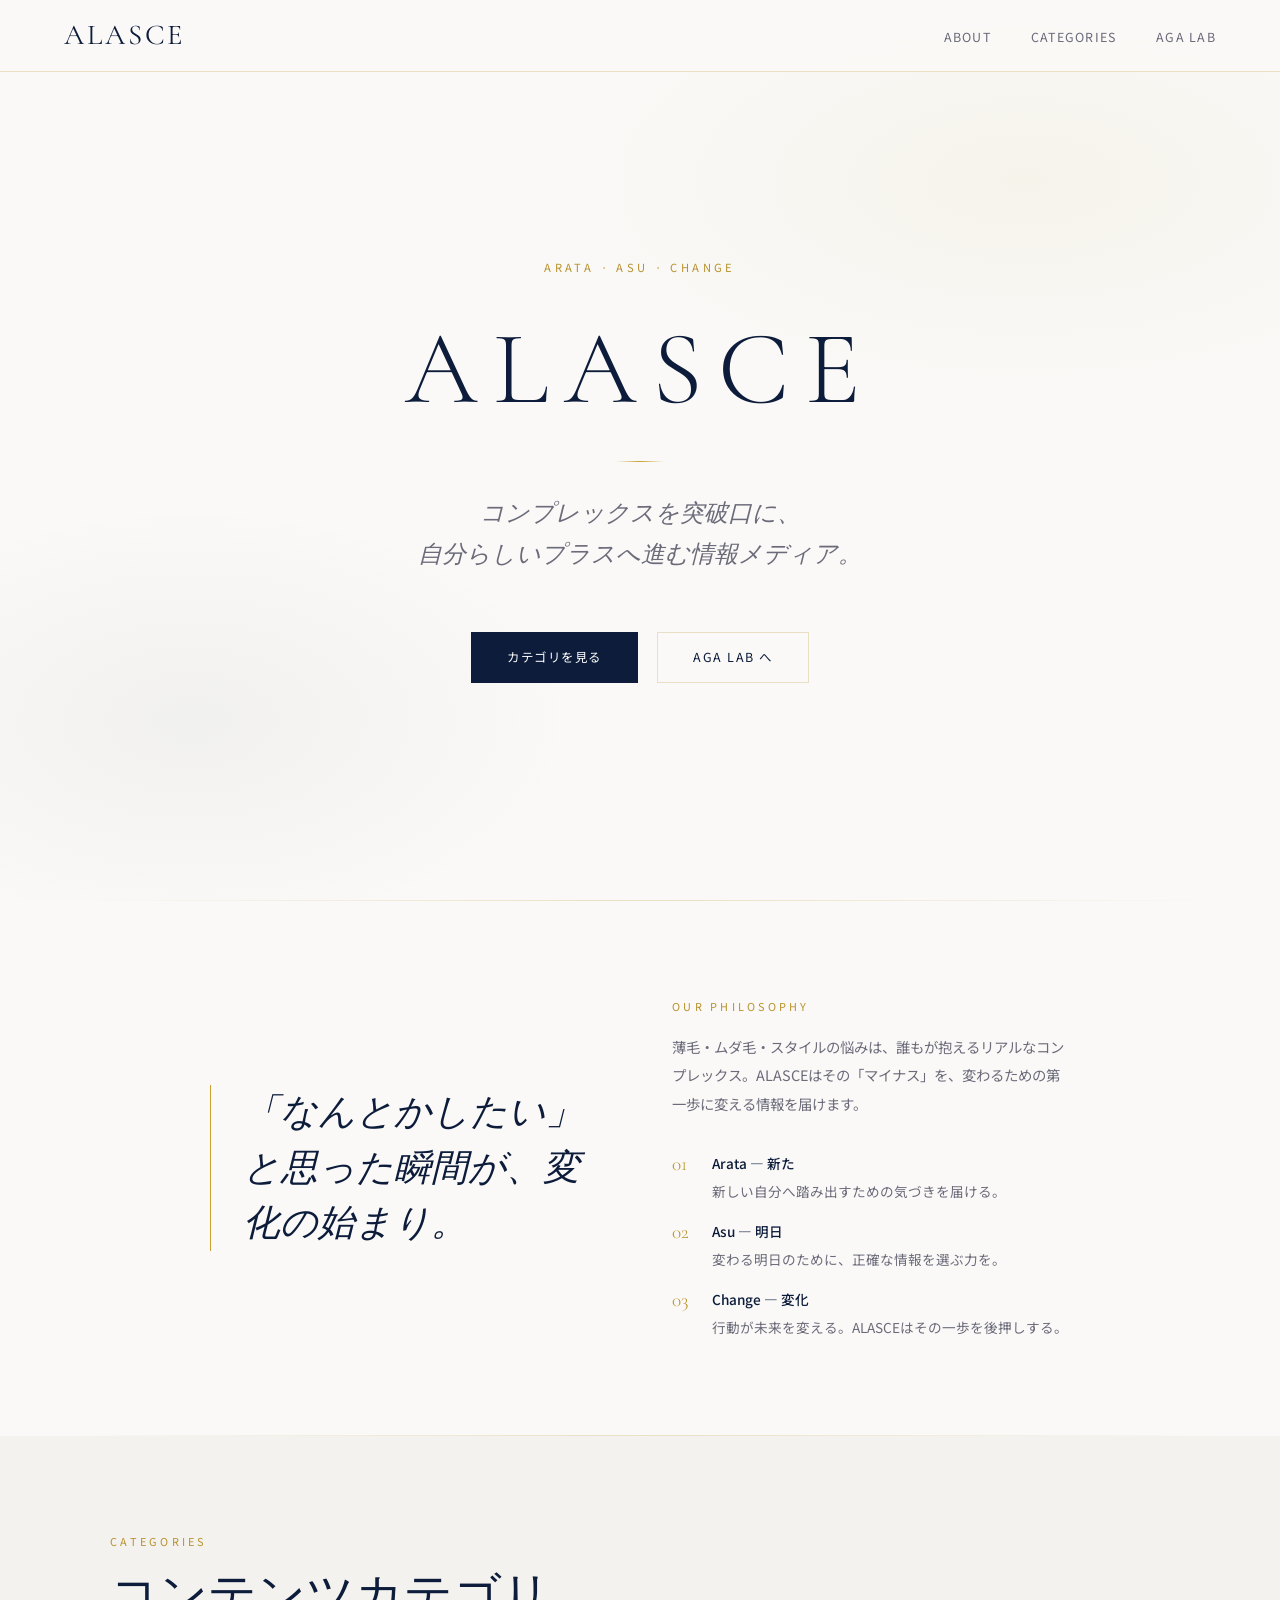
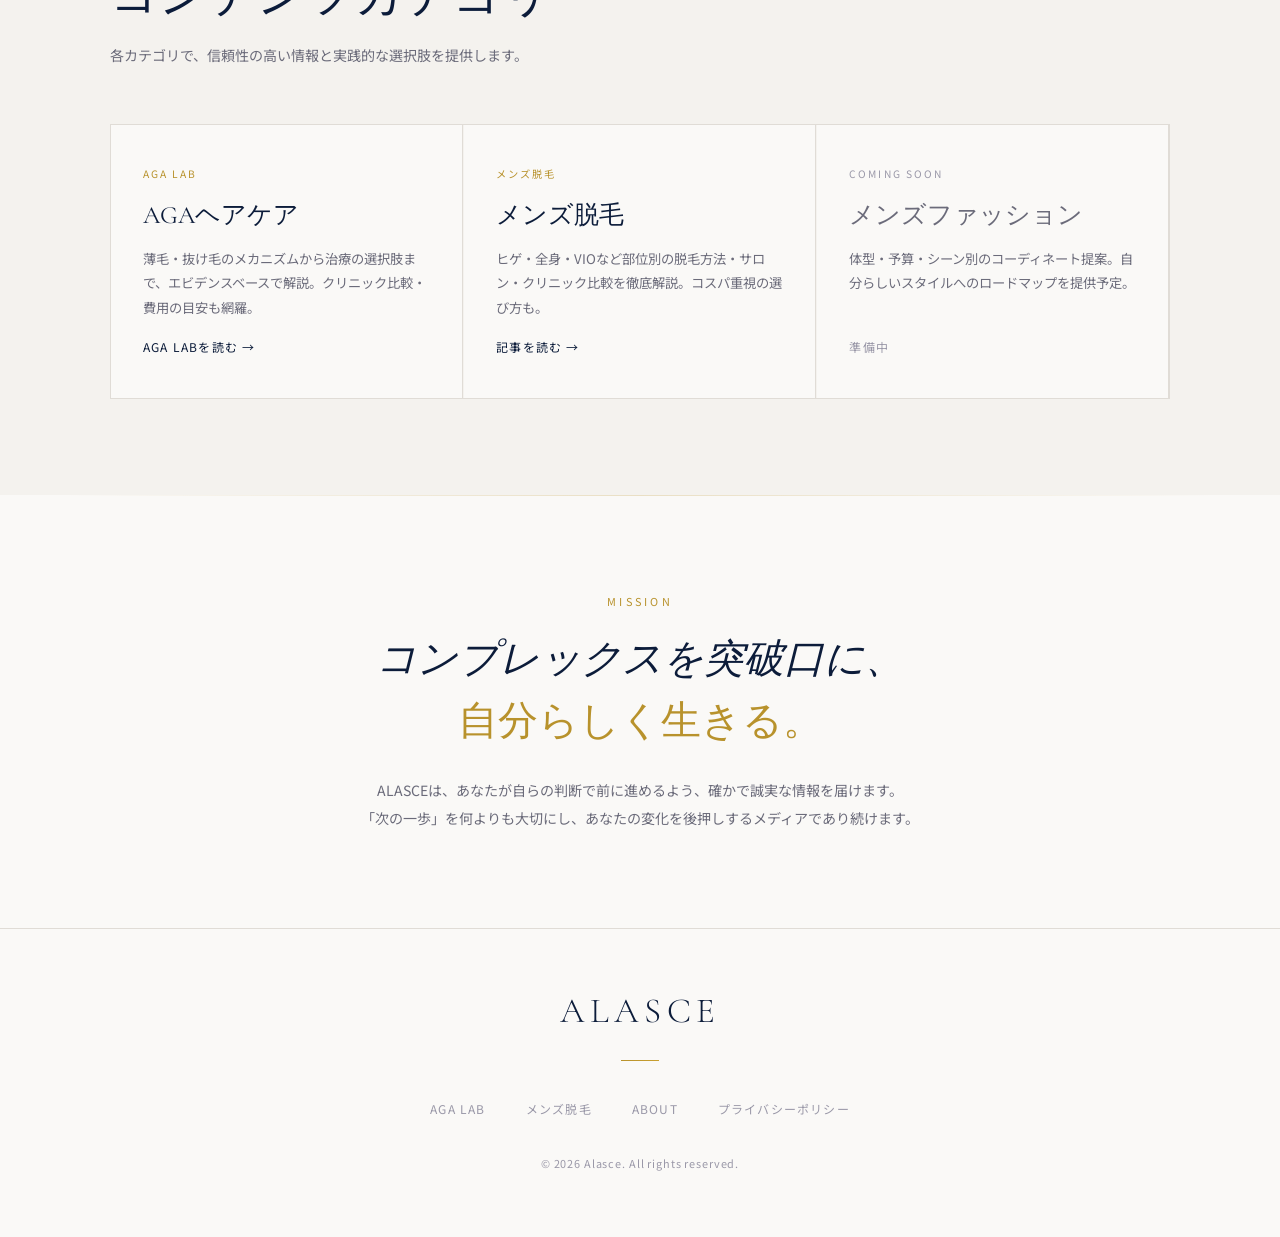
<file: index.html>
<!DOCTYPE html>
<html lang="ja">
<head>
  <meta charset="UTF-8" />
  <meta name="viewport" content="width=device-width, initial-scale=1.0" />
  <title>ALASCE | 変化への「次の一歩」を後押しする情報メディア</title>
  <link rel="icon" href="favicon.png" type="image/png">
  <link rel="apple-touch-icon" href="favicon.png">
  <meta name="description" content="ALASCE（アラスチェ）は、AGA・脱毛・美容などのコンプレックスを突破口に変え、あなたが自らの判断で自信を持って前に進めるよう、確かで誠実な情報をお届けするメディアです。" />
  <meta name="robots" content="index, follow" />
  <meta property="og:title" content="ALASCE | 変化への「次の一歩」を後押しする情報メディア" />
  <meta property="og:description" content="コンプレックスを突破口に。あなたが自らの判断で前に進めるよう、確かで誠実な情報をお届けします。" />
  <meta property="og:type" content="website" />
  <meta property="og:url" content="https://alasce.com/" />
  <meta property="og:site_name" content="ALASCE" />

  <link rel="preconnect" href="https://fonts.googleapis.com" />
  <link rel="preconnect" href="https://fonts.gstatic.com" crossorigin />
  <link href="https://fonts.googleapis.com/css2?family=Pinyon+Script&family=Cormorant+Garamond:ital,wght@0,300;0,400;0,600;1,300;1,400&family=Noto+Sans+JP:wght@300;400;500&family=Noto+Serif+JP:wght@300;400;600&display=swap" rel="stylesheet" />

  <style>
    *, *::before, *::after { box-sizing: border-box; margin: 0; padding: 0; }

    :root {
      --bg:        #faf9f7;
      --bg-warm:   #f4f2ee;
      --navy:      #0c1c3a;
      --navy-lt:   #2a4270;
      --gold:      #b8922c;
      --gold-lt:   #c9a030;
      --text:      #1a1a2e;
      --muted:     #6b6b7a;
      --muted-lt:  #9a98a8;
      --border:    #e0dcd6;
      --border-gold: rgba(184,146,44,0.25);
    }

    html { scroll-behavior: smooth; font-size: 16px; }

    body {
      font-family: 'Noto Sans JP', sans-serif;
      background: var(--bg);
      color: var(--text);
      line-height: 1.8;
      overflow-x: hidden;
      -webkit-font-smoothing: antialiased;
    }

    img, svg { display: block; max-width: 100%; }
    a { text-decoration: none; color: inherit; }
    ul { list-style: none; }

    /* ===== ナビ ===== */
    .site-nav {
      position: fixed;
      top: 0; left: 0; right: 0;
      z-index: 100;
      height: 72px;
      display: flex;
      align-items: center;
      justify-content: space-between;
      padding: 0 5%;
      background: rgba(250, 249, 247, 0.92);
      backdrop-filter: blur(16px);
      border-bottom: 1px solid var(--border-gold);
    }

    .nav-sig {
      font-family: 'Cormorant Garamond', serif;
      font-size: 1.8rem;
      font-weight: 400;
      letter-spacing: 0.1em;
      text-transform: uppercase;
      color: var(--navy);
      line-height: 1;
      transition: opacity 0.2s;
    }
    .nav-sig:hover { opacity: 0.7; }

    .nav-menu {
      display: flex;
      gap: 2.5rem;
    }
    .nav-menu a {
      font-size: 0.78rem;
      font-weight: 400;
      color: var(--muted);
      letter-spacing: 0.1em;
      text-transform: uppercase;
      transition: color 0.2s;
    }
    .nav-menu a:hover { color: var(--navy); }

    /* ===== ヒーロー ===== */
    .hero {
      min-height: 100svh;
      display: flex;
      flex-direction: column;
      align-items: center;
      justify-content: center;
      text-align: center;
      padding: 120px 5% 80px;
      position: relative;
    }

    .hero::before {
      content: '';
      position: absolute;
      inset: 0;
      background:
        radial-gradient(ellipse 60% 40% at 80% 20%, rgba(184,146,44,0.06) 0%, transparent 60%),
        radial-gradient(ellipse 50% 40% at 15% 80%, rgba(12,28,58,0.04) 0%, transparent 60%);
      pointer-events: none;
    }

    .hero-eyebrow {
      font-size: 0.7rem;
      letter-spacing: 0.3em;
      text-transform: uppercase;
      color: var(--gold);
      margin-bottom: 2.5rem;
      opacity: 0;
      animation: fadeUp 1s 0.2s ease forwards;
    }

    .hero-sig {
      font-family: 'Cormorant Garamond', serif;
      font-weight: 300;
      text-transform: uppercase;
      letter-spacing: 0.15em;
      font-size: clamp(3rem, 10vw, 6.5rem);
      color: var(--navy);
      line-height: 1;
      margin-bottom: 2.5rem;
      opacity: 0;
      animation: fadeUp 1s 0.45s ease forwards;
    }

    .hero-divider {
      width: 48px;
      height: 1px;
      background: linear-gradient(90deg, transparent, var(--gold-lt), transparent);
      margin: 0 auto 2rem;
      opacity: 0;
      animation: fadeUp 1s 0.65s ease forwards;
    }

    .hero-tagline {
      font-family: 'Cormorant Garamond', serif;
      font-size: clamp(1.1rem, 2.8vw, 1.5rem);
      font-weight: 300;
      font-style: italic;
      color: var(--muted);
      max-width: 520px;
      line-height: 1.7;
      margin-bottom: 3.5rem;
      opacity: 0;
      animation: fadeUp 1s 0.8s ease forwards;
    }

    .hero-ctas {
      display: flex;
      gap: 1.2rem;
      flex-wrap: wrap;
      justify-content: center;
      opacity: 0;
      animation: fadeUp 1s 1s ease forwards;
    }

    .btn {
      display: inline-flex;
      align-items: center;
      gap: 0.5rem;
      padding: 0.85rem 2.2rem;
      font-size: 0.78rem;
      font-weight: 400;
      letter-spacing: 0.12em;
      text-transform: uppercase;
      transition: all 0.25s;
      cursor: pointer;
      font-family: 'Noto Sans JP', sans-serif;
    }

    .btn-primary {
      background: var(--navy);
      color: #fff;
      border: 1px solid var(--navy);
    }
    .btn-primary:hover {
      background: var(--navy-lt);
      border-color: var(--navy-lt);
      transform: translateY(-1px);
      box-shadow: 0 8px 24px rgba(12,28,58,0.18);
    }

    .btn-outline {
      background: transparent;
      color: var(--navy);
      border: 1px solid var(--border-gold);
    }
    .btn-outline:hover {
      border-color: var(--gold-lt);
      color: var(--gold);
      transform: translateY(-1px);
    }

    /* ===== セクション共通 ===== */
    section { padding: 96px 5%; }

    .section-eyebrow {
      font-size: 0.68rem;
      letter-spacing: 0.3em;
      text-transform: uppercase;
      color: var(--gold);
      margin-bottom: 1rem;
    }

    .section-title {
      font-family: 'Cormorant Garamond', serif;
      font-size: clamp(2rem, 4.5vw, 3rem);
      font-weight: 300;
      color: var(--navy);
      line-height: 1.2;
      margin-bottom: 1rem;
    }

    .section-sub {
      font-size: 0.88rem;
      color: var(--muted);
      max-width: 520px;
      line-height: 1.9;
    }

    /* ===== ゴールドライン区切り ===== */
    .gold-line {
      height: 1px;
      background: linear-gradient(90deg, transparent, var(--border-gold), transparent);
      margin: 0 5%;
    }

    /* ===== About（コンセプト）===== */
    .about-inner {
      max-width: 860px;
      margin: 0 auto;
      display: grid;
      grid-template-columns: 1fr 1fr;
      gap: 64px;
      align-items: center;
    }

    .about-quote {
      font-family: 'Cormorant Garamond', serif;
      font-size: clamp(1.6rem, 3.5vw, 2.3rem);
      font-weight: 300;
      font-style: italic;
      color: var(--navy);
      line-height: 1.5;
      border-left: 1px solid var(--gold-lt);
      padding-left: 2rem;
    }

    .about-body {
      font-size: 0.9rem;
      color: var(--muted);
      line-height: 2;
    }

    .about-steps {
      margin-top: 2rem;
      display: flex;
      flex-direction: column;
      gap: 1rem;
    }

    .about-step {
      display: flex;
      gap: 1rem;
      align-items: flex-start;
    }

    .step-num {
      font-family: 'Cormorant Garamond', serif;
      font-size: 1.2rem;
      font-weight: 300;
      color: var(--gold);
      min-width: 1.5rem;
      line-height: 1.4;
    }

    .step-text {
      font-size: 0.85rem;
      color: var(--muted);
      line-height: 1.8;
    }

    .step-text strong {
      display: block;
      color: var(--navy);
      font-weight: 500;
      margin-bottom: 0.2rem;
    }

    /* ===== カテゴリ ===== */
    .categories-bg {
      background: var(--bg-warm);
    }

    .categories-header {
      max-width: 1060px;
      margin: 0 auto 3.5rem;
    }

    .cards-grid {
      display: grid;
      grid-template-columns: repeat(auto-fit, minmax(300px, 1fr));
      gap: 1.5px;
      max-width: 1060px;
      margin: 0 auto;
      border: 1px solid var(--border);
    }

    .cat-card {
      background: var(--bg);
      padding: 2.5rem 2rem;
      display: flex;
      flex-direction: column;
      gap: 1rem;
      border-right: 1px solid var(--border);
      transition: background 0.25s;
      position: relative;
      overflow: hidden;
    }

    .cat-card::before {
      content: '';
      position: absolute;
      top: 0; left: 0; right: 0;
      height: 1px;
      background: linear-gradient(90deg, transparent, var(--gold-lt), transparent);
      transform: scaleX(0);
      transition: transform 0.4s ease;
    }

    .cat-card:hover { background: #fff; }
    .cat-card:hover::before { transform: scaleX(1); }
    .cat-card.soon { opacity: 0.5; pointer-events: none; }

    .cat-badge {
      font-size: 0.64rem;
      letter-spacing: 0.2em;
      text-transform: uppercase;
      color: var(--gold);
      font-weight: 400;
    }

    .cat-title {
      font-family: 'Cormorant Garamond', serif;
      font-size: 1.55rem;
      font-weight: 400;
      color: var(--navy);
      line-height: 1.25;
    }

    .cat-desc {
      font-size: 0.83rem;
      color: var(--muted);
      line-height: 1.85;
      flex: 1;
    }

    .cat-link {
      font-size: 0.75rem;
      letter-spacing: 0.1em;
      text-transform: uppercase;
      color: var(--navy);
      display: inline-flex;
      align-items: center;
      gap: 0.5rem;
      transition: color 0.2s, gap 0.2s;
    }
    .cat-card:hover .cat-link { color: var(--gold); gap: 0.75rem; }

    /* ===== ミッション ===== */
    .mission-inner {
      max-width: 680px;
      margin: 0 auto;
      text-align: center;
    }

    .mission-quote {
      font-family: 'Cormorant Garamond', serif;
      font-size: clamp(1.7rem, 4vw, 2.5rem);
      font-weight: 300;
      font-style: italic;
      color: var(--navy);
      line-height: 1.55;
      margin-bottom: 1.5rem;
    }

    .mission-quote em {
      font-style: normal;
      color: var(--gold);
    }

    .mission-body {
      font-size: 0.88rem;
      color: var(--muted);
      line-height: 2;
    }

    /* ===== フッター ===== */
    footer {
      padding: 4rem 5%;
      border-top: 1px solid var(--border);
      display: flex;
      flex-direction: column;
      align-items: center;
      gap: 2rem;
      text-align: center;
      background: var(--bg);
    }

    .footer-sig {
      font-family: 'Cormorant Garamond', serif;
      font-weight: 300;
      text-transform: uppercase;
      letter-spacing: 0.15em;
      font-size: 2.2rem;
      color: var(--navy);
      line-height: 1;
    }

    .footer-gold-line {
      width: 38px;
      height: 1px;
      background: linear-gradient(90deg, var(--gold), var(--gold-lt));
    }

    .footer-links {
      display: flex;
      gap: 2.5rem;
      flex-wrap: wrap;
      justify-content: center;
    }
    .footer-links a {
      color: var(--muted-lt);
      font-size: 0.75rem;
      letter-spacing: 0.1em;
      text-transform: uppercase;
      transition: color 0.2s;
    }
    .footer-links a:hover { color: var(--navy); }

    .footer-copy {
      font-size: 0.68rem;
      color: var(--muted-lt);
      letter-spacing: 0.08em;
    }

    /* ===== アニメ ===== */
    @keyframes fadeUp {
      from { opacity: 0; transform: translateY(18px); }
      to   { opacity: 1; transform: translateY(0); }
    }

    .reveal {
      opacity: 0;
      transform: translateY(16px);
      transition: opacity 0.75s ease, transform 0.75s ease;
    }
    .reveal.visible {
      opacity: 1;
      transform: none;
    }

    /* ===== レスポンシブ ===== */
    @media (max-width: 700px) {
      .nav-menu { display: none; }
      .about-inner { grid-template-columns: 1fr; gap: 2.5rem; }
      .cards-grid { grid-template-columns: 1fr; border: none; gap: 1px; }
      .cat-card { border-right: none; border-bottom: 1px solid var(--border); }
    }
  </style>
</head>
<body>

  <!-- ナビゲーション -->
  <nav class="site-nav">
    <a href="/" class="nav-sig">Alasce</a>
    <ul class="nav-menu">
      <li><a href="#about">About</a></li>
      <li><a href="#categories">Categories</a></li>
      <li><a href="https://alasce.com/aga-lab/">AGA Lab</a></li>
    </ul>
  </nav>

  <!-- ヒーロー -->
  <section class="hero">
    <p class="hero-eyebrow">Arata · Asu · Change</p>
    <h1 class="hero-sig">Alasce</h1>
    <div class="hero-divider"></div>
    <p class="hero-tagline">
      コンプレックスを突破口に、<br>自分らしいプラスへ進む情報メディア。
    </p>
    <div class="hero-ctas">
      <a href="#categories" class="btn btn-primary">カテゴリを見る</a>
      <a href="https://alasce.com/aga-lab/" class="btn btn-outline">AGA Lab へ</a>
    </div>
  </section>

  <div class="gold-line"></div>

  <!-- コンセプト -->
  <section id="about">
    <div class="about-inner">
      <div class="reveal">
        <blockquote class="about-quote">
          「なんとかしたい」と思った瞬間が、変化の始まり。
        </blockquote>
      </div>
      <div class="reveal">
        <p class="section-eyebrow">Our Philosophy</p>
        <p class="about-body">
          薄毛・ムダ毛・スタイルの悩みは、誰もが抱えるリアルなコンプレックス。ALASCEはその「マイナス」を、変わるための第一歩に変える情報を届けます。
        </p>
        <div class="about-steps">
          <div class="about-step">
            <span class="step-num">01</span>
            <div class="step-text">
              <strong>Arata — 新た</strong>
              新しい自分へ踏み出すための気づきを届ける。
            </div>
          </div>
          <div class="about-step">
            <span class="step-num">02</span>
            <div class="step-text">
              <strong>Asu — 明日</strong>
              変わる明日のために、正確な情報を選ぶ力を。
            </div>
          </div>
          <div class="about-step">
            <span class="step-num">03</span>
            <div class="step-text">
              <strong>Change — 変化</strong>
              行動が未来を変える。ALASCEはその一歩を後押しする。
            </div>
          </div>
        </div>
      </div>
    </div>
  </section>

  <div class="gold-line"></div>

  <!-- カテゴリ -->
  <section id="categories" class="categories-bg">
    <div class="categories-header reveal">
      <p class="section-eyebrow">Categories</p>
      <h2 class="section-title">コンテンツカテゴリ</h2>
      <p class="section-sub">各カテゴリで、信頼性の高い情報と実践的な選択肢を提供します。</p>
    </div>

    <div class="cards-grid">

      <!-- AGA Lab -->
      <a href="https://alasce.com/aga-lab/" class="cat-card reveal">
        <span class="cat-badge">AGA Lab</span>
        <h3 class="cat-title">AGAヘアケア</h3>
        <p class="cat-desc">薄毛・抜け毛のメカニズムから治療の選択肢まで、エビデンスベースで解説。クリニック比較・費用の目安も網羅。</p>
        <span class="cat-link">AGA Labを読む →</span>
      </a>

      <!-- メンズ脱毛 -->
      <a href="https://alasce.com/datsumou-lab/" class="cat-card reveal">
        <span class="cat-badge">メンズ脱毛</span>
        <h3 class="cat-title">メンズ脱毛</h3>
        <p class="cat-desc">ヒゲ・全身・VIOなど部位別の脱毛方法・サロン・クリニック比較を徹底解説。コスパ重視の選び方も。</p>
        <span class="cat-link">記事を読む →</span>
      </a>

      <!-- ファッション Coming Soon -->
      <div class="cat-card soon reveal">
        <span class="cat-badge" style="color:var(--muted-lt)">Coming Soon</span>
        <h3 class="cat-title" style="color:var(--muted)">メンズファッション</h3>
        <p class="cat-desc">体型・予算・シーン別のコーディネート提案。自分らしいスタイルへのロードマップを提供予定。</p>
        <span class="cat-link" style="color:var(--muted-lt)">準備中</span>
      </div>

    </div>
  </section>

  <div class="gold-line"></div>

  <!-- ミッション -->
  <section>
    <div class="mission-inner reveal">
      <p class="section-eyebrow" style="text-align:center">Mission</p>
      <p class="mission-quote">
        コンプレックスを突破口に、<br>
        <em>自分らしく生きる。</em>
      </p>
      <p class="mission-body">
        ALASCEは、あなたが自らの判断で前に進めるよう、確かで誠実な情報を届けます。<br>
        「次の一歩」を何よりも大切にし、あなたの変化を後押しするメディアであり続けます。
      </p>
    </div>
  </section>

  <!-- フッター -->
  <footer>
    <div class="footer-sig">Alasce</div>
    <div class="footer-gold-line"></div>
    <ul class="footer-links">
      <li><a href="https://alasce.com/aga-lab/">AGA Lab</a></li>
      <li><a href="https://alasce.com/datsumou-lab/">メンズ脱毛</a></li>
      <li><a href="#about">About</a></li>
      <li><a href="#">プライバシーポリシー</a></li>
    </ul>
    <p class="footer-copy">&copy; 2026 Alasce. All rights reserved.</p>
  </footer>

  <script>
    const observer = new IntersectionObserver(
      (entries) => entries.forEach(e => { if (e.isIntersecting) e.target.classList.add('visible'); }),
      { threshold: 0.08 }
    );
    document.querySelectorAll('.reveal').forEach(el => observer.observe(el));
  </script>
</body>
</html>
</file>
